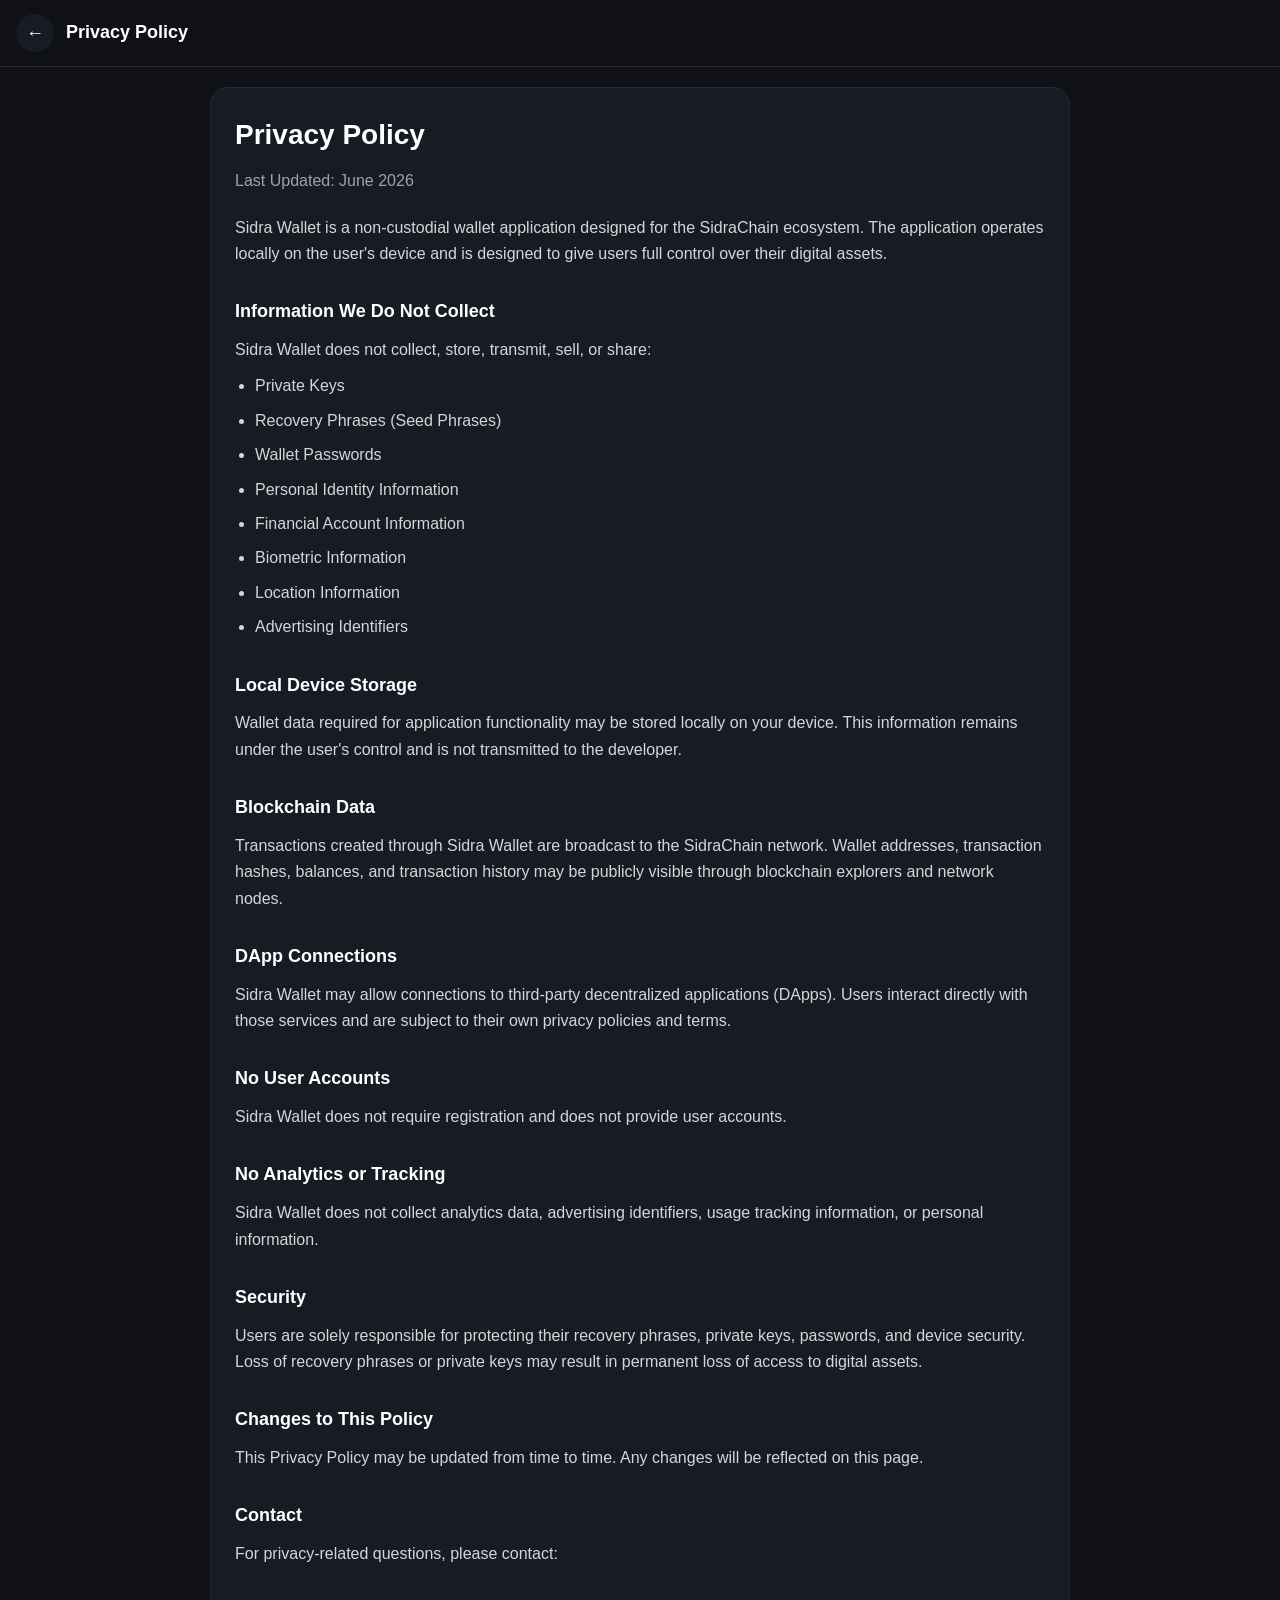
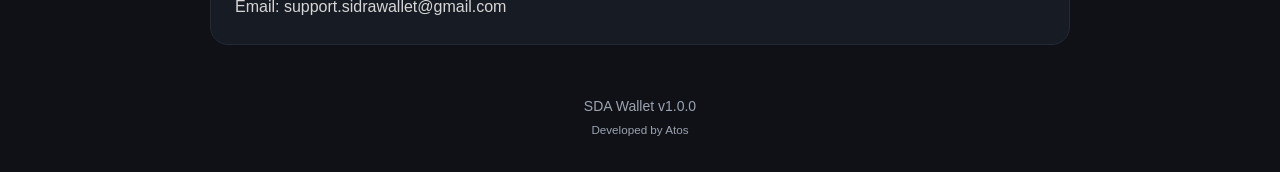
<file: app/src/main/assets/privacy.html>
<!DOCTYPE html>

<html lang="en">
<head>
<meta charset="UTF-8">
<meta name="viewport" content="width=device-width,initial-scale=1">

<title>Privacy Policy</title>

<style>
:root{
    --bg:#0f1117;
    --card:#171b24;
    --text:#ffffff;
    --muted:#9ca3af;
    --accent:#ff7a00;
    --border:#242936;
}

*{
    margin:0;
    padding:0;
    box-sizing:border-box;
}

body{
    background:var(--bg);
    color:var(--text);
    font-family:-apple-system,BlinkMacSystemFont,"Segoe UI",Roboto,sans-serif;
    line-height:1.65;
}

.header{
    position:sticky;
    top:0;
    z-index:10;
    background:var(--bg);
    border-bottom:1px solid var(--border);

    display:flex;
    align-items:center;
    gap:12px;

    padding:14px 16px;
}

.back-btn{
    width:38px;
    height:38px;
    border:none;
    border-radius:50%;
    background:var(--card);
    color:white;
    font-size:18px;
    cursor:pointer;
}

.header-title{
    font-size:18px;
    font-weight:600;
}

.container{
    max-width:900px;
    margin:auto;
    padding:20px;
}

.card{
    background:var(--card);
    border:1px solid var(--border);
    border-radius:18px;
    padding:24px;
}

h1{
    font-size:28px;
    margin-bottom:10px;
}

h2{
    margin-top:30px;
    margin-bottom:10px;
    font-size:18px;
}

p{
    color:#d6d6d6;
}

ul{
    padding-left:20px;
    margin-top:10px;
}

li{
    margin-bottom:8px;
    color:#d6d6d6;
}

.updated{
    color:var(--muted);
    margin-bottom:20px;
}

.app-footer{
    text-align:center;
    padding:30px 20px;
    color:var(--muted);
    font-size:14px;
}
</style>

</head>

<body>

<header class="header">
    <button class="back-btn" onclick="goBack()">←</button>
    <div class="header-title">Privacy Policy</div>
</header>

<div class="container">

<div class="card">

<h1>Privacy Policy</h1>

<p class="updated">
Last Updated: June 2026
</p>

<p>
Sidra Wallet is a non-custodial wallet application designed for the SidraChain ecosystem.
The application operates locally on the user's device and is designed to give users full control over their digital assets.
</p>

<h2>Information We Do Not Collect</h2>

<p>Sidra Wallet does not collect, store, transmit, sell, or share:</p>

<ul>
<li>Private Keys</li>
<li>Recovery Phrases (Seed Phrases)</li>
<li>Wallet Passwords</li>
<li>Personal Identity Information</li>
<li>Financial Account Information</li>
<li>Biometric Information</li>
<li>Location Information</li>
<li>Advertising Identifiers</li>
</ul>

<h2>Local Device Storage</h2>

<p>
Wallet data required for application functionality may be stored locally on your device.
This information remains under the user's control and is not transmitted to the developer.
</p>

<h2>Blockchain Data</h2>

<p>
Transactions created through Sidra Wallet are broadcast to the SidraChain network.
Wallet addresses, transaction hashes, balances, and transaction history may be publicly visible through blockchain explorers and network nodes.
</p>

<h2>DApp Connections</h2>

<p>
Sidra Wallet may allow connections to third-party decentralized applications (DApps).
Users interact directly with those services and are subject to their own privacy policies and terms.
</p>

<h2>No User Accounts</h2>

<p>
Sidra Wallet does not require registration and does not provide user accounts.
</p>

<h2>No Analytics or Tracking</h2>

<p>
Sidra Wallet does not collect analytics data, advertising identifiers, usage tracking information, or personal information.
</p>

<h2>Security</h2>

<p>
Users are solely responsible for protecting their recovery phrases, private keys, passwords, and device security.
Loss of recovery phrases or private keys may result in permanent loss of access to digital assets.
</p>

<h2>Changes to This Policy</h2>

<p>
This Privacy Policy may be updated from time to time.
Any changes will be reflected on this page.
</p>

<h2>Contact</h2>

<p>
For privacy-related questions, please contact:
<br><br>
Email: support.sidrawallet@gmail.com
</p>

</div>

</div>

<footer class="app-footer">
    SDA Wallet v1.0.0<br>
    <small>Developed by Atos</small>
</footer>

<script>
function goBack(){

    if(window.AndroidBridge &&
       typeof window.AndroidBridge.onBackPressed === "function"){
        window.AndroidBridge.onBackPressed();
        return;
    }

    if(history.length > 1){
        history.back();
    }else{
        window.location.href = "index.html";
    }
}

window.addEventListener("popstate", () => {
    goBack();
});
</script>

</body>
</html>
</file>
